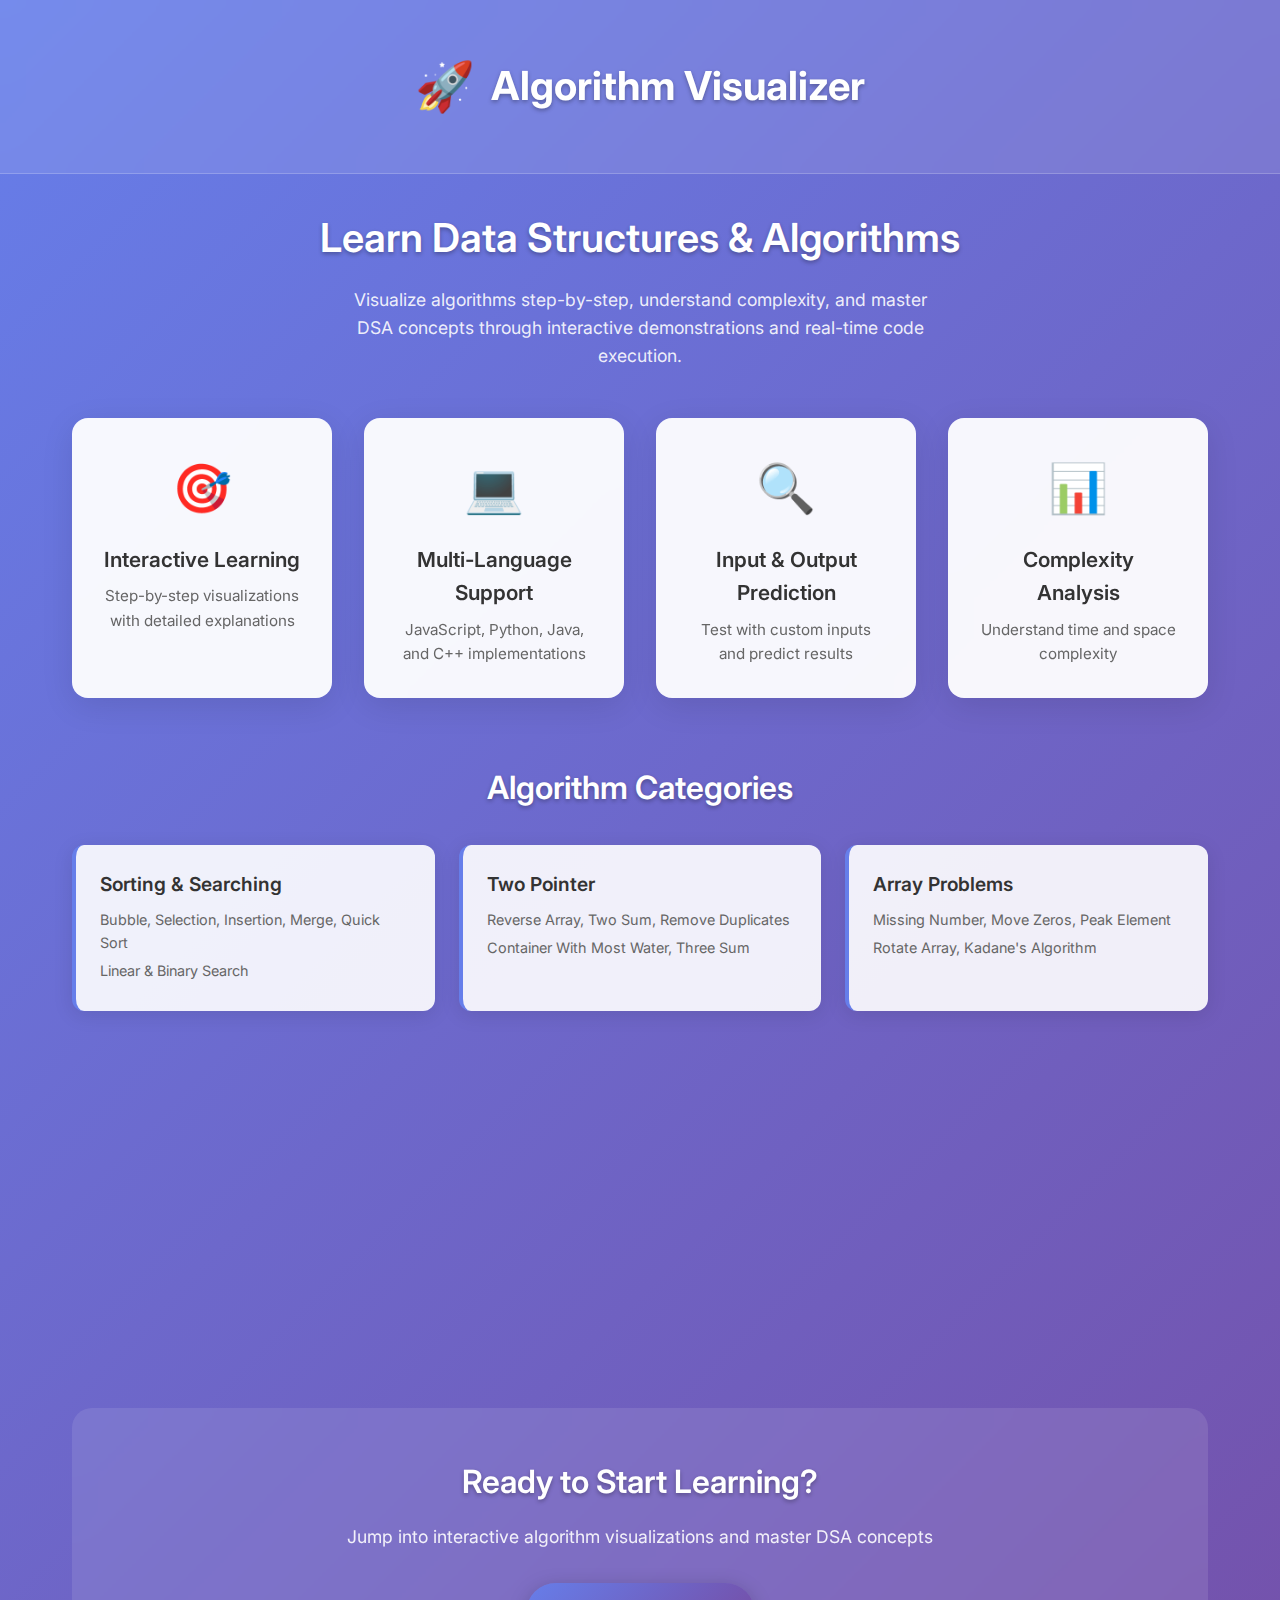
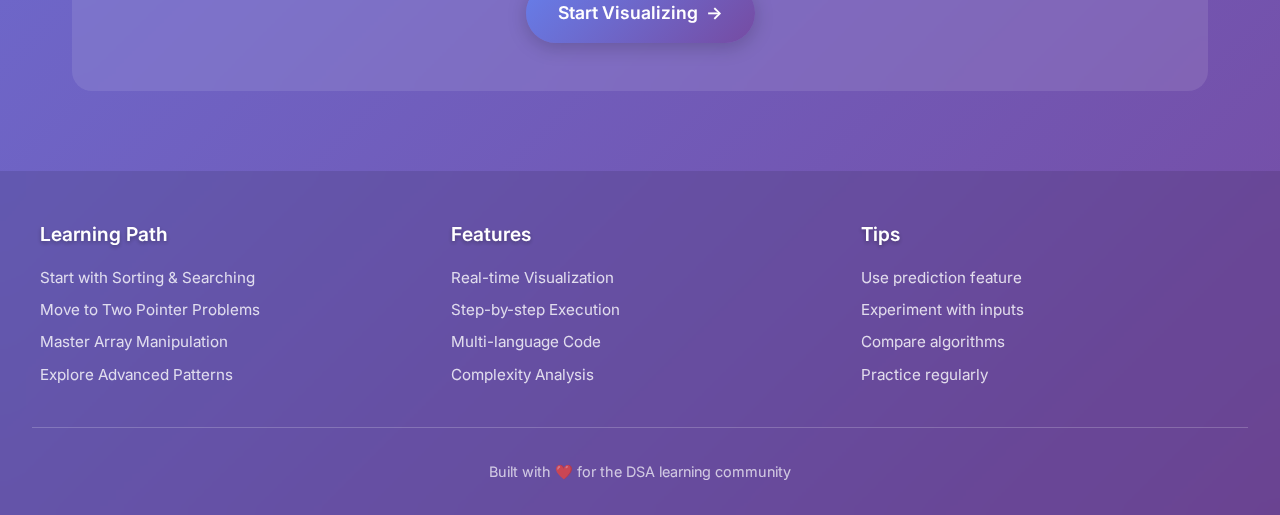
<file: welcome.html>
<!DOCTYPE html>
<html lang="en">
<head>
    <meta charset="UTF-8">
    <meta name="viewport" content="width=device-width, initial-scale=1.0">
    <title>Welcome - Algorithm Visualizer</title>
    <link rel="stylesheet" href="welcome-styles.css">
    <link href="https://fonts.googleapis.com/css2?family=Inter:wght@300;400;500;600;700&display=swap" rel="stylesheet">
</head>
<body>
    <div class="welcome-container">
        <!-- Header -->
        <header class="welcome-header">
            <div class="logo">
                <div class="logo-icon">🚀</div>
                <h1>Algorithm Visualizer</h1>
            </div>
            <p class="tagline">Master DSA through Interactive Visualizations</p>
        </header>

        <!-- Main Content -->
        <main class="welcome-main">
            <div class="hero-section">
                <h2>Learn Data Structures & Algorithms</h2>
                <p class="hero-description">
                    Visualize algorithms step-by-step, understand complexity, and master DSA concepts 
                    through interactive demonstrations and real-time code execution.
                </p>
                
                <div class="feature-grid">
                    <div class="feature-card">
                        <div class="feature-icon">🎯</div>
                        <h3>Interactive Learning</h3>
                        <p>Step-by-step visualizations with detailed explanations</p>
                    </div>
                    <div class="feature-card">
                        <div class="feature-icon">💻</div>
                        <h3>Multi-Language Support</h3>
                        <p>JavaScript, Python, Java, and C++ implementations</p>
                    </div>
                    <div class="feature-card">
                        <div class="feature-icon">🔍</div>
                        <h3>Input & Output Prediction</h3>
                        <p>Test with custom inputs and predict results</p>
                    </div>
                    <div class="feature-card">
                        <div class="feature-icon">📊</div>
                        <h3>Complexity Analysis</h3>
                        <p>Understand time and space complexity</p>
                    </div>
                </div>
            </div>

            <div class="categories-section">
                <h3>Algorithm Categories</h3>
                <div class="category-grid">
                    <div class="category-card">
                        <h4>Sorting & Searching</h4>
                        <p>Bubble, Selection, Insertion, Merge, Quick Sort</p>
                        <p>Linear & Binary Search</p>
                    </div>
                    <div class="category-card">
                        <h4>Two Pointer</h4>
                        <p>Reverse Array, Two Sum, Remove Duplicates</p>
                        <p>Container With Most Water, Three Sum</p>
                    </div>
                    <div class="category-card">
                        <h4>Array Problems</h4>
                        <p>Missing Number, Move Zeros, Peak Element</p>
                        <p>Rotate Array, Kadane's Algorithm</p>
                    </div>
                    <div class="category-card">
                        <h4>Hash & Set</h4>
                        <p>Two Sum (Hash Map), Valid Anagram</p>
                        <p>Find Duplicate, Frequency Counter</p>
                    </div>
                    <div class="category-card">
                        <h4>Sliding Window</h4>
                        <p>Maximum Sum Subarray, Minimum Size</p>
                        <p>Longest Substring with K Distinct</p>
                    </div>
                    <div class="category-card">
                        <h4>Brute Force</h4>
                        <p>Generate Permutations, Subsets</p>
                        <p>N-Queens Problem, Backtracking</p>
                    </div>
                    <div class="category-card">
                        <h4>Iterator & Recursion</h4>
                        <p>Iterative Tree Traversals</p>
                        <p>Recursive Binary Search, Merge Sort</p>
                    </div>
                    <div class="category-card">
                        <h4>Dynamic Programming</h4>
                        <p>Fibonacci, LCS, Knapsack</p>
                        <p>Memoization, Tabulation</p>
                    </div>
                </div>
            </div>

            <div class="cta-section">
                <h3>Ready to Start Learning?</h3>
                <p>Jump into interactive algorithm visualizations and master DSA concepts</p>
                <a href="index.html" class="cta-button">
                    <span>Start Visualizing</span>
                    <span class="arrow">→</span>
                </a>
            </div>
        </main>

        <!-- Footer -->
        <footer class="welcome-footer">
            <div class="footer-content">
                <div class="footer-section">
                    <h4>Learning Path</h4>
                    <ul>
                        <li>Start with Sorting & Searching</li>
                        <li>Move to Two Pointer Problems</li>
                        <li>Master Array Manipulation</li>
                        <li>Explore Advanced Patterns</li>
                    </ul>
                </div>
                <div class="footer-section">
                    <h4>Features</h4>
                    <ul>
                        <li>Real-time Visualization</li>
                        <li>Step-by-step Execution</li>
                        <li>Multi-language Code</li>
                        <li>Complexity Analysis</li>
                    </ul>
                </div>
                <div class="footer-section">
                    <h4>Tips</h4>
                    <ul>
                        <li>Use prediction feature</li>
                        <li>Experiment with inputs</li>
                        <li>Compare algorithms</li>
                        <li>Practice regularly</li>
                    </ul>
                </div>
            </div>
            <div class="footer-bottom">
                <p>Built with ❤️ for the DSA learning community</p>
            </div>
        </footer>
    </div>

    <script src="welcome.js"></script>
</body>
</html>
</file>
<file: welcome-styles.css>
/* Welcome Page Styles */
* {
    margin: 0;
    padding: 0;
    box-sizing: border-box;
}

body {
    font-family: 'Inter', sans-serif;
    background: linear-gradient(135deg, #667eea 0%, #764ba2 100%);
    min-height: 100vh;
    color: #333;
    line-height: 1.6;
}

.welcome-container {
    min-height: 100vh;
    display: flex;
    flex-direction: column;
}

/* Header Styles */
.welcome-header {
    text-align: center;
    padding: 3rem 2rem 2rem;
    background: rgba(255, 255, 255, 0.1);
    backdrop-filter: blur(10px);
    border-bottom: 1px solid rgba(255, 255, 255, 0.2);
}

.logo {
    display: flex;
    align-items: center;
    justify-content: center;
    gap: 1rem;
    margin-bottom: 1rem;
}

.logo-icon {
    font-size: 3rem;
    animation: bounce 2s infinite;
}

.logo h1 {
    font-size: 2.5rem;
    font-weight: 700;
    color: white;
    text-shadow: 0 2px 4px rgba(0, 0, 0, 0.3);
}

.tagline {
    font-size: 1.2rem;
    color: rgba(255, 255, 255, 0.9);
    font-weight: 300;
}

/* Main Content */
.welcome-main {
    flex: 1;
    padding: 2rem;
    max-width: 1200px;
    margin: 0 auto;
    width: 100%;
}

/* Hero Section */
.hero-section {
    text-align: center;
    margin-bottom: 4rem;
}

.hero-section h2 {
    font-size: 2.5rem;
    font-weight: 600;
    color: white;
    margin-bottom: 1rem;
    text-shadow: 0 2px 4px rgba(0, 0, 0, 0.3);
}

.hero-description {
    font-size: 1.1rem;
    color: rgba(255, 255, 255, 0.9);
    margin-bottom: 3rem;
    max-width: 600px;
    margin-left: auto;
    margin-right: auto;
}

/* Feature Grid */
.feature-grid {
    display: grid;
    grid-template-columns: repeat(auto-fit, minmax(250px, 1fr));
    gap: 2rem;
    margin-bottom: 4rem;
}

.feature-card {
    background: rgba(255, 255, 255, 0.95);
    padding: 2rem;
    border-radius: 16px;
    text-align: center;
    box-shadow: 0 8px 32px rgba(0, 0, 0, 0.1);
    transition: transform 0.3s ease, box-shadow 0.3s ease;
    backdrop-filter: blur(10px);
}

.feature-card:hover {
    transform: translateY(-5px);
    box-shadow: 0 12px 40px rgba(0, 0, 0, 0.15);
}

.feature-icon {
    font-size: 3rem;
    margin-bottom: 1rem;
}

.feature-card h3 {
    font-size: 1.3rem;
    font-weight: 600;
    color: #333;
    margin-bottom: 0.5rem;
}

.feature-card p {
    color: #666;
    font-size: 0.95rem;
}

/* Categories Section */
.categories-section {
    margin-bottom: 4rem;
}

.categories-section h3 {
    font-size: 2rem;
    font-weight: 600;
    color: white;
    text-align: center;
    margin-bottom: 2rem;
    text-shadow: 0 2px 4px rgba(0, 0, 0, 0.3);
}

.category-grid {
    display: grid;
    grid-template-columns: repeat(auto-fit, minmax(280px, 1fr));
    gap: 1.5rem;
}

.category-card {
    background: rgba(255, 255, 255, 0.9);
    padding: 1.5rem;
    border-radius: 12px;
    box-shadow: 0 4px 20px rgba(0, 0, 0, 0.1);
    transition: all 0.3s ease;
    border-left: 4px solid #667eea;
}

.category-card:hover {
    transform: translateX(5px);
    box-shadow: 0 8px 30px rgba(0, 0, 0, 0.15);
}

.category-card h4 {
    font-size: 1.2rem;
    font-weight: 600;
    color: #333;
    margin-bottom: 0.5rem;
}

.category-card p {
    color: #666;
    font-size: 0.9rem;
    margin-bottom: 0.3rem;
}

/* CTA Section */
.cta-section {
    text-align: center;
    padding: 3rem;
    background: rgba(255, 255, 255, 0.1);
    border-radius: 20px;
    backdrop-filter: blur(10px);
    margin-bottom: 3rem;
}

.cta-section h3 {
    font-size: 2rem;
    font-weight: 600;
    color: white;
    margin-bottom: 1rem;
    text-shadow: 0 2px 4px rgba(0, 0, 0, 0.3);
}

.cta-section p {
    color: rgba(255, 255, 255, 0.9);
    font-size: 1.1rem;
    margin-bottom: 2rem;
}

.cta-button {
    display: inline-flex;
    align-items: center;
    gap: 0.5rem;
    background: linear-gradient(135deg, #667eea 0%, #764ba2 100%);
    color: white;
    padding: 1rem 2rem;
    border-radius: 50px;
    text-decoration: none;
    font-weight: 600;
    font-size: 1.1rem;
    transition: all 0.3s ease;
    box-shadow: 0 4px 20px rgba(0, 0, 0, 0.2);
}

.cta-button:hover {
    transform: translateY(-2px);
    box-shadow: 0 8px 30px rgba(0, 0, 0, 0.3);
}

.arrow {
    transition: transform 0.3s ease;
}

.cta-button:hover .arrow {
    transform: translateX(5px);
}

/* Footer */
.welcome-footer {
    background: rgba(0, 0, 0, 0.1);
    backdrop-filter: blur(10px);
    padding: 3rem 2rem 2rem;
    margin-top: auto;
}

.footer-content {
    display: grid;
    grid-template-columns: repeat(auto-fit, minmax(250px, 1fr));
    gap: 2rem;
    max-width: 1200px;
    margin: 0 auto;
}

.footer-section h4 {
    color: white;
    font-size: 1.2rem;
    font-weight: 600;
    margin-bottom: 1rem;
    text-shadow: 0 2px 4px rgba(0, 0, 0, 0.3);
}

.footer-section ul {
    list-style: none;
}

.footer-section li {
    color: rgba(255, 255, 255, 0.8);
    margin-bottom: 0.5rem;
    font-size: 0.95rem;
}

.footer-bottom {
    text-align: center;
    margin-top: 2rem;
    padding-top: 2rem;
    border-top: 1px solid rgba(255, 255, 255, 0.2);
}

.footer-bottom p {
    color: rgba(255, 255, 255, 0.7);
    font-size: 0.9rem;
}

/* Animations */
@keyframes bounce {
    0%, 20%, 50%, 80%, 100% {
        transform: translateY(0);
    }
    40% {
        transform: translateY(-10px);
    }
    60% {
        transform: translateY(-5px);
    }
}

/* Responsive Design */
@media (max-width: 768px) {
    .welcome-header {
        padding: 2rem 1rem 1rem;
    }
    
    .logo h1 {
        font-size: 2rem;
    }
    
    .hero-section h2 {
        font-size: 2rem;
    }
    
    .welcome-main {
        padding: 1rem;
    }
    
    .feature-grid {
        grid-template-columns: 1fr;
        gap: 1rem;
    }
    
    .category-grid {
        grid-template-columns: 1fr;
    }
    
    .cta-section {
        padding: 2rem 1rem;
    }
    
    .footer-content {
        grid-template-columns: 1fr;
        gap: 1.5rem;
    }
}

@media (max-width: 480px) {
    .logo {
        flex-direction: column;
        gap: 0.5rem;
    }
    
    .logo h1 {
        font-size: 1.8rem;
    }
    
    .hero-section h2 {
        font-size: 1.8rem;
    }
    
    .feature-card {
        padding: 1.5rem;
    }
    
    .category-card {
        padding: 1rem;
    }
}
</file>
